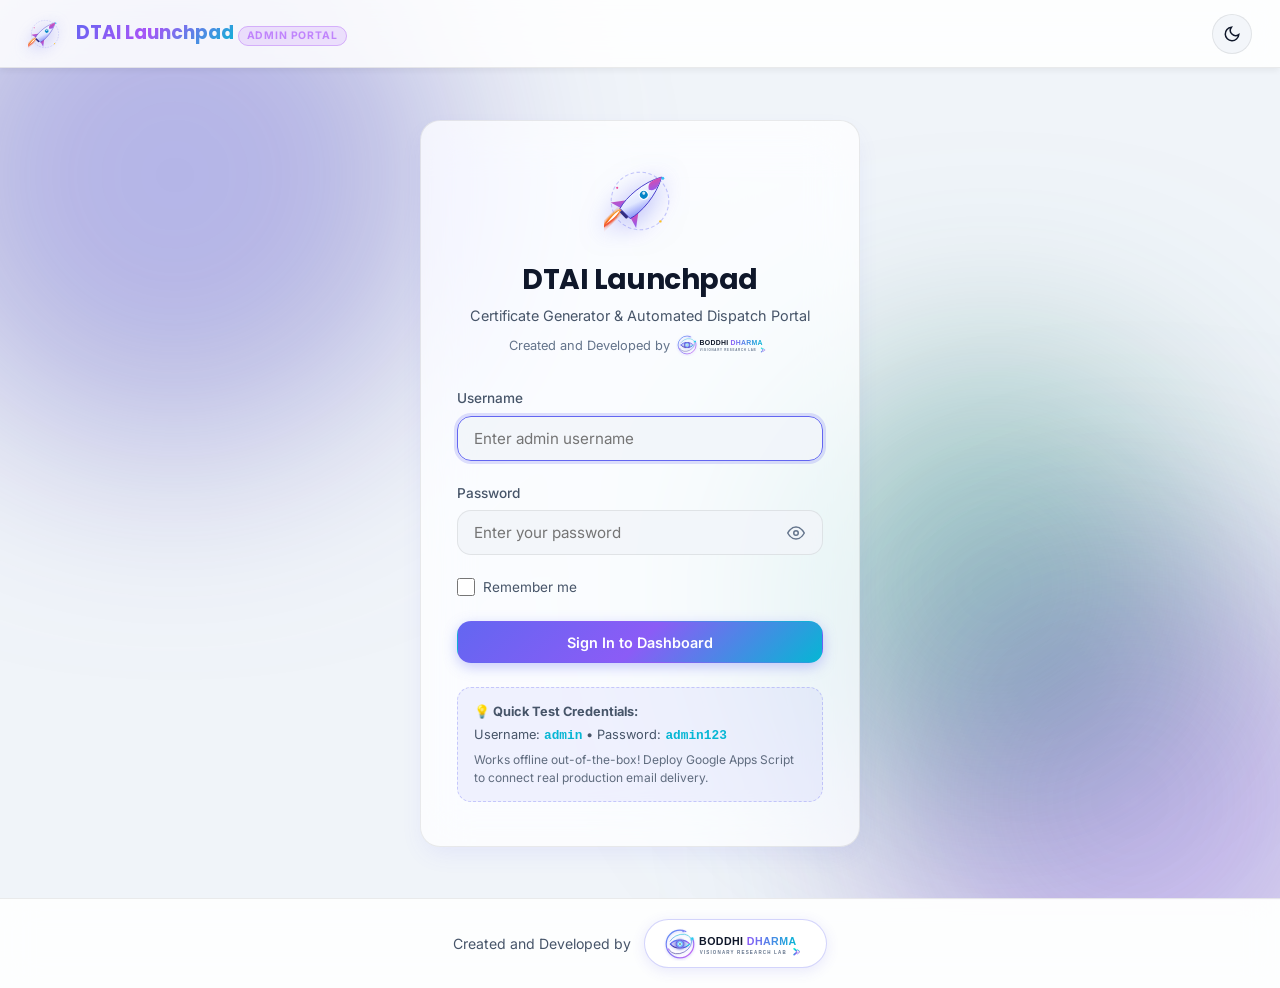
<file: index.html>
<!DOCTYPE html>
<html lang="en" data-theme="dark">
<head>
  <meta charset="UTF-8">
  <meta name="viewport" content="width=device-width, initial-scale=1.0, viewport-fit=cover">
  <meta name="description" content="DTAI Launchpad Executive Certificate Portal: Issue, preview, and dispatch verified bilingual digital certificates.">
  <title>DTAI Launchpad — Admin Authentication</title>
  
  <!-- Favicon -->
  <link rel="icon" type="image/svg+xml" href="assets/rocket.svg">

  <!-- Stylesheet -->
  <link rel="stylesheet" href="css/styles.css?v=2.1">
</head>
<body class="auth-page">
  <!-- Dynamic Background Gradient Blobs -->
  <div class="blob-container" aria-hidden="true">
    <div class="blob blob-1"></div>
    <div class="blob blob-2"></div>
    <div class="blob blob-3"></div>
  </div>

  <div class="app-container">
    <!-- Top Minimal Navbar -->
    <header class="navbar" role="banner">
      <a href="index.html" class="brand-wrapper" aria-label="DTAI Launchpad Homepage">
        <img src="assets/rocket.svg" alt="Rocket Icon" class="brand-rocket-icon" width="34" height="34">
        <div>
          <span class="portal-title-text">DTAI Launchpad</span>
          <span class="launchpad-badge">Admin Portal</span>
        </div>
      </a>

      <div class="nav-actions">
        <button id="themeToggleBtn" class="theme-toggle-btn" aria-label="Toggle dark/light theme" title="Toggle Theme">
          <svg width="18" height="18" viewBox="0 0 24 24" fill="none" stroke="currentColor" stroke-width="2"><circle cx="12" cy="12" r="5"/><path d="M12 1v2M12 21v2M4.22 4.22l1.42 1.42M18.36 18.36l1.42 1.42M1 12h2M21 12h2M4.22 19.78l1.42-1.42M18.36 5.64l1.42-1.42"/></svg>
        </button>
      </div>
    </header>

    <!-- Main Auth View -->
    <main class="auth-wrapper" role="main">
      <div class="glass-card glass-card-shine auth-card">
        <div class="auth-header">
          <img src="assets/rocket.svg" alt="Rocket Icon" class="logo-large" style="width: 72px; height: 72px;">
          <h1 style="font-size: 1.75rem; margin-bottom: 0.25rem;">DTAI Launchpad</h1>
          <p style="margin-bottom: 0.5rem;">Certificate Generator & Automated Dispatch Portal</p>
          <div style="display: flex; align-items: center; justify-content: center; gap: 0.4rem; font-size: 0.8rem; color: var(--text-muted);">
            <span>Created and Developed by</span>
            <img src="assets/bodhidharma-logo.svg?v=future" alt="Bodhidharma Lab" style="height: 22px; vertical-align: middle;">
          </div>
        </div>

        <form id="loginForm" autocomplete="on" novalidate>
          <!-- Username Input -->
          <div class="form-group">
            <label for="usernameInput" class="form-label">Username</label>
            <div class="input-container">
              <input 
                type="text" 
                id="usernameInput" 
                name="username" 
                class="form-input" 
                placeholder="Enter admin username"
                required
                autocomplete="username"
                autofocus
              >
            </div>
          </div>

          <!-- Password Input -->
          <div class="form-group">
            <label for="passwordInput" class="form-label">Password</label>
            <div class="input-container">
              <input 
                type="password" 
                id="passwordInput" 
                name="password" 
                class="form-input form-input-icon" 
                placeholder="Enter your password"
                required
                autocomplete="current-password"
              >
              <button 
                type="button" 
                id="togglePasswordBtn" 
                class="input-toggle-icon" 
                aria-label="Show or hide password"
                tabindex="-1"
              >
                <!-- Eye Icon -->
                <svg id="eyeIconOpen" width="18" height="18" viewBox="0 0 24 24" fill="none" stroke="currentColor" stroke-width="2"><path d="M1 12s4-8 11-8 11 8 11 8-4 8-11 8-11-8-11-8z"/><circle cx="12" cy="12" r="3"/></svg>
                <!-- Eye Slash Icon (hidden by default) -->
                <svg id="eyeIconClosed" class="hidden" width="18" height="18" viewBox="0 0 24 24" fill="none" stroke="currentColor" stroke-width="2"><path d="M17.94 17.94A10.07 10.07 0 0 1 12 20c-7 0-11-8-11-8a18.45 18.45 0 0 1 5.06-5.94M9.9 4.24A9.12 9.12 0 0 1 12 4c7 0 11 8 11 8a18.5 18.5 0 0 1-2.16 3.19m-6.72-1.07a3 3 0 1 1-4.24-4.24"/><line x1="1" y1="1" x2="23" y2="23"/></svg>
              </button>
            </div>
          </div>

          <!-- Remember Me & Forgot Password -->
          <div class="form-row-remember">
            <label class="checkbox-label" for="rememberMeCheckbox">
              <input type="checkbox" id="rememberMeCheckbox" class="checkbox-custom">
              <span>Remember me</span>
            </label>
          </div>

          <!-- Submit Button -->
          <button type="submit" id="submitLoginBtn" class="btn btn-primary" style="width: 100%;">
            <span id="loginBtnText">Sign In to Dashboard</span>
          </button>
        </form>

        <!-- Offline/Demo Notice -->
        <div class="demo-credentials-box">
          <p style="margin-bottom: 4px;"><strong>💡 Quick Test Credentials:</strong></p>
          <p>Username: <code>admin</code> &bull; Password: <code>admin123</code></p>
          <p style="margin-top: 6px; font-size: 0.75rem; opacity: 0.85;">
            Works offline out-of-the-box! Deploy Google Apps Script to connect real production email delivery.
          </p>
        </div>
      </div>
    </main>

    <!-- Bodhidharma Lab Visionary Attribution Footer -->
    <footer class="bodhidharma-footer-attribution" role="contentinfo">
      <span>Created and Developed by</span>
      <a href="https://boddhidharma.co.in" target="_blank" rel="noopener noreferrer" class="bodhidharma-footer-badge" title="Boddhidharma Lab - boddhidharma.co.in">
        <img src="assets/bodhidharma-logo.svg?v=future" alt="Boddhidharma Lab Logo" class="bodhidharma-logo-img">
      </a>
    </footer>

    <!-- Global Toast Container -->
    <div id="toastContainer" class="toast-container" aria-live="polite"></div>
  </div>

  <!-- Application Scripts -->
  <script src="js/config.js"></script>
  <script src="js/ui.js"></script>
  <script src="js/auth.js"></script>

  <script>
    // Login Page Logic
    document.addEventListener("DOMContentLoaded", () => {
      // Guard: If already authenticated, redirect immediately
      Auth.guardRoute("login");

      const loginForm = document.getElementById("loginForm");
      const usernameInput = document.getElementById("usernameInput");
      const passwordInput = document.getElementById("passwordInput");
      const rememberCheckbox = document.getElementById("rememberMeCheckbox");
      const togglePasswordBtn = document.getElementById("togglePasswordBtn");
      const eyeIconOpen = document.getElementById("eyeIconOpen");
      const eyeIconClosed = document.getElementById("eyeIconClosed");
      const submitBtn = document.getElementById("submitLoginBtn");
      const btnText = document.getElementById("loginBtnText");

      // Password visibility toggle
      togglePasswordBtn.addEventListener("click", () => {
        const isPassword = passwordInput.type === "password";
        passwordInput.type = isPassword ? "text" : "password";
        eyeIconOpen.classList.toggle("hidden", isPassword);
        eyeIconClosed.classList.toggle("hidden", !isPassword);
      });

      // Handle Form Submit
      loginForm.addEventListener("submit", async (e) => {
        e.preventDefault();

        const username = usernameInput.value.trim();
        const password = passwordInput.value;
        const rememberMe = rememberCheckbox.checked;

        if (!username || !password) {
          UI.showToast("Missing Fields", "Please provide both username and password.", "warning");
          return;
        }

        // Set Loading State
        submitBtn.disabled = true;
        btnText.innerHTML = `<span class="spinner"></span> Authenticating...`;

        try {
          const res = await Auth.login(username, password, rememberMe);
          if (res.success) {
            UI.showToast("Login Successful", res.isDemo ? "Signed in with Demo credentials." : "Redirecting to your dashboard...", "success");
            setTimeout(() => {
              window.location.href = "dashboard.html";
            }, 600);
          }
        } catch (err) {
          UI.showToast("Sign In Failed", err.message, "error");
          submitBtn.disabled = false;
          btnText.textContent = "Sign In to Dashboard";
        }
      });
    });
  </script>
</body>
</html>
</file>
<file: css/styles.css>
/* ==========================================================================
   Certificate Generator Portal - Modern Glassmorphic Design System
   ========================================================================== */

@import url('https://fonts.googleapis.com/css2?family=Cinzel:wght@500;600;700;800&family=Great+Vibes&family=Inter:wght@300;400;500;600;700&family=Noto+Sans+Devanagari:wght@400;500;600;700;800&family=Playfair+Display:ital,wght@0,600;0,700;1,400;1,600&family=Poppins:wght@400;500;600;700&display=swap');

:root {
  /* Dark Theme Palette (Default) */
  --bg-base: #0a0d18;
  --bg-surface: rgba(18, 24, 43, 0.75);
  --bg-card: rgba(22, 30, 56, 0.65);
  --bg-card-hover: rgba(28, 38, 70, 0.8);
  --bg-input: rgba(14, 20, 36, 0.7);
  --bg-table-stripe: rgba(255, 255, 255, 0.02);
  
  --border-glass: rgba(255, 255, 255, 0.1);
  --border-glass-focus: rgba(99, 102, 241, 0.6);
  --border-glass-hover: rgba(255, 255, 255, 0.2);

  --text-primary: #f8fafc;
  --text-secondary: #94a3b8;
  --text-muted: #64748b;
  --text-inverse: #0f172a;

  --accent-primary: #6366f1;
  --accent-secondary: #8b5cf6;
  --accent-cyan: #06b6d4;
  --accent-teal: #14b8a6;
  --accent-gold: #f59e0b;
  --accent-gold-light: #fef3c7;
  --accent-gold-dark: #b45309;

  --gradient-primary: linear-gradient(135deg, #6366f1 0%, #8b5cf6 50%, #06b6d4 100%);
  --gradient-gold: linear-gradient(135deg, #f59e0b 0%, #fbbf24 50%, #d97706 100%);
  --gradient-glow: linear-gradient(135deg, rgba(99, 102, 241, 0.25) 0%, rgba(139, 92, 246, 0.25) 100%);

  --status-success: #10b981;
  --status-success-bg: rgba(16, 185, 129, 0.15);
  --status-danger: #ef4444;
  --status-danger-bg: rgba(239, 68, 68, 0.15);
  --status-warning: #f59e0b;
  --status-warning-bg: rgba(245, 158, 11, 0.15);
  --status-info: #3b82f6;
  --status-info-bg: rgba(59, 130, 246, 0.15);

  --shadow-sm: 0 4px 6px -1px rgba(0, 0, 0, 0.2);
  --shadow-md: 0 10px 25px -5px rgba(0, 0, 0, 0.35);
  --shadow-lg: 0 20px 35px -10px rgba(0, 0, 0, 0.5);
  --shadow-glow: 0 0 30px rgba(99, 102, 241, 0.3);
  --shadow-gold: 0 0 25px rgba(245, 158, 11, 0.3);

  --radius-sm: 8px;
  --radius-md: 14px;
  --radius-lg: 20px;
  --radius-full: 9999px;

  --transition-fast: 0.15s cubic-bezier(0.4, 0, 0.2, 1);
  --transition-normal: 0.25s cubic-bezier(0.4, 0, 0.2, 1);
  --transition-slow: 0.4s cubic-bezier(0.4, 0, 0.2, 1);
}

/* Light Theme Variables */
[data-theme="light"] {
  --bg-base: #f0f4f9;
  --bg-surface: rgba(255, 255, 255, 0.85);
  --bg-card: rgba(255, 255, 255, 0.75);
  --bg-card-hover: rgba(255, 255, 255, 0.95);
  --bg-input: rgba(241, 245, 249, 0.85);
  --bg-table-stripe: rgba(0, 0, 0, 0.02);

  --border-glass: rgba(0, 0, 0, 0.08);
  --border-glass-focus: rgba(99, 102, 241, 0.7);
  --border-glass-hover: rgba(0, 0, 0, 0.15);

  --text-primary: #0f172a;
  --text-secondary: #475569;
  --text-muted: #64748b;
  --text-inverse: #f8fafc;

  --shadow-sm: 0 4px 6px -1px rgba(0, 0, 0, 0.05);
  --shadow-md: 0 10px 25px -5px rgba(99, 102, 241, 0.1);
  --shadow-lg: 0 20px 35px -10px rgba(99, 102, 241, 0.15);
  --shadow-glow: 0 0 25px rgba(99, 102, 241, 0.18);
}

/* Base Reset & Typography */
*, *::before, *::after {
  box-sizing: border-box;
  margin: 0;
  padding: 0;
}

html, body {
  min-height: 100vh;
  font-family: 'Inter', -apple-system, BlinkMacSystemFont, "Segoe UI", Roboto, sans-serif;
  color: var(--text-primary);
  background-color: var(--bg-base);
  line-height: 1.5;
  -webkit-font-smoothing: antialiased;
  -moz-osx-font-smoothing: grayscale;
  overflow-x: hidden;
}

/* ==========================================================================
   Background Animated Blobs (Deep Indigo -> Violet -> Teal)
   ========================================================================== */
.blob-container {
  position: fixed;
  top: 0;
  left: 0;
  width: 100vw;
  height: 100vh;
  pointer-events: none;
  z-index: 0;
  overflow: hidden;
}

.blob {
  position: absolute;
  border-radius: 50%;
  filter: blur(90px);
  opacity: 0.45;
  mix-blend-mode: screen;
  will-change: transform;
}

[data-theme="light"] .blob {
  mix-blend-mode: multiply;
  opacity: 0.35;
  filter: blur(100px);
}

.blob-1 {
  width: 550px;
  height: 550px;
  background: radial-gradient(circle, #4f46e5 0%, #312e81 100%);
  top: -100px;
  left: -100px;
  animation: floatBlob1 24s ease-in-out infinite alternate;
}

.blob-2 {
  width: 500px;
  height: 500px;
  background: radial-gradient(circle, #8b5cf6 0%, #4c1d95 100%);
  bottom: -150px;
  right: -100px;
  animation: floatBlob2 28s ease-in-out infinite alternate;
}

.blob-3 {
  width: 450px;
  height: 450px;
  background: radial-gradient(circle, #0d9488 0%, #064e3b 100%);
  top: 40%;
  left: 60%;
  animation: floatBlob3 32s ease-in-out infinite alternate;
}

@keyframes floatBlob1 {
  0% { transform: translate(0, 0) scale(1); }
  50% { transform: translate(120px, 140px) scale(1.15); }
  100% { transform: translate(60px, -60px) scale(0.95); }
}

@keyframes floatBlob2 {
  0% { transform: translate(0, 0) scale(1); }
  50% { transform: translate(-140px, -100px) scale(1.2); }
  100% { transform: translate(-80px, 80px) scale(0.9); }
}

@keyframes floatBlob3 {
  0% { transform: translate(0, 0) scale(1); }
  50% { transform: translate(-100px, 100px) scale(0.85); }
  100% { transform: translate(100px, -80px) scale(1.1); }
}

/* App Wrapper */
.app-container {
  position: relative;
  z-index: 1;
  min-height: 100vh;
  display: flex;
  flex-direction: column;
}

/* ==========================================================================
   Navigation Bar & Header
   ========================================================================== */
.navbar {
  position: sticky;
  top: 0;
  z-index: 50;
  backdrop-filter: blur(20px);
  -webkit-backdrop-filter: blur(20px);
  background: var(--bg-surface);
  border-bottom: 1px solid var(--border-glass);
  padding: 0.85rem 1.75rem;
  display: flex;
  align-items: center;
  justify-content: space-between;
  box-shadow: var(--shadow-sm);
}

.brand-wrapper {
  display: flex;
  align-items: center;
  gap: 0.85rem;
  text-decoration: none;
  color: var(--text-primary);
}

.brand-logo {
  width: 38px;
  height: 38px;
  filter: drop-shadow(0 2px 6px rgba(99, 102, 241, 0.4));
  transition: transform var(--transition-normal);
}

.brand-wrapper:hover .brand-logo {
  transform: rotate(-6deg) scale(1.05);
}

.brand-title {
  font-family: 'Poppins', sans-serif;
  font-weight: 700;
  font-size: 1.15rem;
  letter-spacing: -0.01em;
  background: var(--gradient-primary);
  -webkit-background-clip: text;
  -webkit-text-fill-color: transparent;
}

.brand-badge {
  font-size: 0.65rem;
  font-weight: 600;
  padding: 0.15rem 0.5rem;
  border-radius: var(--radius-full);
  background: var(--status-info-bg);
  color: var(--accent-cyan);
  border: 1px solid rgba(6, 182, 212, 0.3);
  text-transform: uppercase;
  letter-spacing: 0.05em;
}

.nav-actions {
  display: flex;
  align-items: center;
  gap: 1rem;
}

.theme-toggle-btn {
  background: var(--bg-input);
  border: 1px solid var(--border-glass);
  color: var(--text-primary);
  width: 40px;
  height: 40px;
  border-radius: 50%;
  display: flex;
  align-items: center;
  justify-content: center;
  cursor: pointer;
  transition: all var(--transition-fast);
}

.theme-toggle-btn:hover {
  border-color: var(--accent-primary);
  transform: scale(1.05);
  box-shadow: var(--shadow-glow);
}

.user-profile-badge {
  display: flex;
  align-items: center;
  gap: 0.65rem;
  padding: 0.35rem 0.85rem 0.35rem 0.45rem;
  border-radius: var(--radius-full);
  background: var(--bg-card);
  border: 1px solid var(--border-glass);
}

.avatar-circle {
  width: 30px;
  height: 30px;
  border-radius: 50%;
  background: var(--gradient-primary);
  display: flex;
  align-items: center;
  justify-content: center;
  color: #fff;
  font-weight: 600;
  font-size: 0.8rem;
  box-shadow: 0 2px 6px rgba(99, 102, 241, 0.4);
}

.user-name {
  font-size: 0.85rem;
  font-weight: 500;
  color: var(--text-primary);
}

/* ==========================================================================
   Buttons & Interactive Elements
   ========================================================================== */
.btn {
  display: inline-flex;
  align-items: center;
  justify-content: center;
  gap: 0.5rem;
  font-family: 'Inter', sans-serif;
  font-size: 0.9rem;
  font-weight: 600;
  padding: 0.65rem 1.3rem;
  border-radius: var(--radius-md);
  border: 1px solid transparent;
  cursor: pointer;
  transition: all var(--transition-normal);
  text-decoration: none;
  position: relative;
  overflow: hidden;
  user-select: none;
}

.btn-primary {
  background: var(--gradient-primary);
  color: #ffffff;
  box-shadow: 0 4px 14px rgba(99, 102, 241, 0.35);
}

.btn-primary:hover:not(:disabled) {
  transform: translateY(-2px);
  box-shadow: 0 8px 22px rgba(99, 102, 241, 0.5);
}

.btn-secondary {
  background: var(--bg-card);
  color: var(--text-primary);
  border-color: var(--border-glass);
  backdrop-filter: blur(10px);
}

.btn-secondary:hover:not(:disabled) {
  background: var(--bg-card-hover);
  border-color: var(--border-glass-hover);
  transform: translateY(-1px);
}

.btn-outline-danger {
  background: transparent;
  color: var(--status-danger);
  border-color: rgba(239, 68, 68, 0.3);
}

.btn-outline-danger:hover:not(:disabled) {
  background: var(--status-danger-bg);
  border-color: var(--status-danger);
}

.btn-gold {
  background: var(--gradient-gold);
  color: #000;
  font-weight: 700;
  box-shadow: 0 4px 15px rgba(245, 158, 11, 0.35);
}

.btn-gold:hover:not(:disabled) {
  transform: translateY(-2px);
  box-shadow: 0 8px 24px rgba(245, 158, 11, 0.5);
}

.btn:disabled {
  opacity: 0.55;
  cursor: not-allowed;
  transform: none !important;
  box-shadow: none !important;
}

.btn-sm {
  padding: 0.4rem 0.85rem;
  font-size: 0.8rem;
  border-radius: var(--radius-sm);
}

.btn-icon {
  width: 36px;
  height: 36px;
  padding: 0;
  border-radius: var(--radius-sm);
}

/* Spinner for buttons */
.spinner {
  width: 16px;
  height: 16px;
  border: 2px solid rgba(255, 255, 255, 0.3);
  border-top-color: #ffffff;
  border-radius: 50%;
  animation: spin 0.8s linear infinite;
}

@keyframes spin {
  to { transform: rotate(360deg); }
}

/* ==========================================================================
   Glassmorphic Cards & Containers
   ========================================================================== */
.glass-card {
  background: var(--bg-card);
  backdrop-filter: blur(24px) saturate(180%);
  -webkit-backdrop-filter: blur(24px) saturate(180%);
  border: 1px solid var(--border-glass);
  border-radius: var(--radius-lg);
  box-shadow: var(--shadow-md);
  transition: border-color var(--transition-fast), box-shadow var(--transition-fast);
  position: relative;
}

.glass-card-shine::before {
  content: '';
  position: absolute;
  top: 0;
  left: 0;
  right: 0;
  height: 1px;
  background: linear-gradient(90deg, transparent, rgba(255, 255, 255, 0.2), transparent);
  border-radius: var(--radius-lg) var(--radius-lg) 0 0;
}

/* ==========================================================================
   Authentication / Login View
   ========================================================================== */
.auth-wrapper {
  display: flex;
  align-items: center;
  justify-content: center;
  min-height: calc(100vh - 70px);
  padding: 2rem 1.5rem;
}

.auth-card {
  width: 100%;
  max-width: 440px;
  padding: 2.75rem 2.25rem;
  border-radius: var(--radius-lg);
}

.auth-header {
  text-align: center;
  margin-bottom: 2rem;
}

.auth-header .logo-large {
  width: 68px;
  height: 68px;
  margin-bottom: 1rem;
  filter: drop-shadow(0 4px 12px rgba(99, 102, 241, 0.5));
  animation: pulseGlow 4s ease-in-out infinite alternate;
}

@keyframes pulseGlow {
  0% { transform: scale(1); filter: drop-shadow(0 4px 12px rgba(99, 102, 241, 0.4)); }
  100% { transform: scale(1.04); filter: drop-shadow(0 6px 18px rgba(139, 92, 246, 0.6)); }
}

.auth-header h1 {
  font-family: 'Poppins', sans-serif;
  font-size: 1.65rem;
  font-weight: 700;
  margin-bottom: 0.4rem;
  letter-spacing: -0.02em;
}

.auth-header p {
  color: var(--text-secondary);
  font-size: 0.9rem;
}

.form-group {
  margin-bottom: 1.35rem;
}

.form-label {
  display: block;
  font-size: 0.85rem;
  font-weight: 500;
  color: var(--text-secondary);
  margin-bottom: 0.45rem;
}

.input-container {
  position: relative;
  display: flex;
  align-items: center;
}

.form-input {
  width: 100%;
  background: var(--bg-input);
  border: 1px solid var(--border-glass);
  color: var(--text-primary);
  font-family: inherit;
  font-size: 0.95rem;
  padding: 0.75rem 1rem;
  border-radius: var(--radius-md);
  outline: none;
  transition: all var(--transition-fast);
}

.form-input:focus {
  border-color: var(--accent-primary);
  box-shadow: 0 0 0 3px rgba(99, 102, 241, 0.2);
}

.form-input-icon {
  padding-right: 2.75rem;
}

.input-toggle-icon {
  position: absolute;
  right: 0.85rem;
  color: var(--text-muted);
  cursor: pointer;
  background: transparent;
  border: none;
  display: flex;
  align-items: center;
  justify-content: center;
  padding: 0.25rem;
  transition: color var(--transition-fast);
}

.input-toggle-icon:hover {
  color: var(--text-primary);
}

.form-row-remember {
  display: flex;
  align-items: center;
  justify-content: space-between;
  margin-bottom: 1.5rem;
  font-size: 0.85rem;
}

.checkbox-label {
  display: flex;
  align-items: center;
  gap: 0.5rem;
  color: var(--text-secondary);
  cursor: pointer;
  user-select: none;
}

.checkbox-custom {
  width: 18px;
  height: 18px;
  accent-color: var(--accent-primary);
  cursor: pointer;
}

.demo-credentials-box {
  margin-top: 1.5rem;
  padding: 0.85rem 1rem;
  border-radius: var(--radius-md);
  background: rgba(99, 102, 241, 0.08);
  border: 1px dashed rgba(99, 102, 241, 0.3);
  font-size: 0.8rem;
  color: var(--text-secondary);
}

.demo-credentials-box code {
  color: var(--accent-cyan);
  font-weight: 600;
  font-family: monospace;
}

/* ==========================================================================
   Dashboard View & Multi-step Stepper
   ========================================================================== */
.main-content {
  flex: 1;
  max-width: 1280px;
  margin: 0 auto;
  width: 100%;
  padding: 2rem 1.5rem 4rem;
}

/* Stepper Component */
.stepper-nav {
  display: flex;
  align-items: center;
  justify-content: space-between;
  margin-bottom: 2.5rem;
  position: relative;
}

.stepper-progress-bg {
  position: absolute;
  top: 24px;
  left: 60px;
  right: 60px;
  height: 3px;
  background: var(--border-glass);
  z-index: 1;
}

.stepper-progress-fill {
  height: 100%;
  background: var(--gradient-primary);
  width: 0%;
  transition: width 0.4s cubic-bezier(0.4, 0, 0.2, 1);
  box-shadow: 0 0 10px rgba(99, 102, 241, 0.5);
}

.step-item {
  position: relative;
  z-index: 2;
  display: flex;
  flex-direction: column;
  align-items: center;
  cursor: pointer;
  background: transparent;
  border: none;
  padding: 0;
  min-width: 120px;
}

.step-circle {
  width: 48px;
  height: 48px;
  border-radius: 50%;
  background: var(--bg-card);
  border: 2px solid var(--border-glass);
  color: var(--text-muted);
  display: flex;
  align-items: center;
  justify-content: center;
  font-weight: 700;
  font-size: 1rem;
  margin-bottom: 0.5rem;
  transition: all var(--transition-normal);
  backdrop-filter: blur(10px);
}

.step-item.active .step-circle {
  background: var(--gradient-primary);
  border-color: transparent;
  color: #fff;
  box-shadow: 0 0 20px rgba(99, 102, 241, 0.5);
  transform: scale(1.1);
}

.step-item.completed .step-circle {
  background: var(--status-success);
  border-color: transparent;
  color: #fff;
  box-shadow: 0 0 15px rgba(16, 185, 129, 0.4);
}

.step-label {
  font-size: 0.85rem;
  font-weight: 600;
  color: var(--text-muted);
  transition: color var(--transition-fast);
}

.step-item.active .step-label {
  color: var(--text-primary);
}

.step-item.completed .step-label {
  color: var(--status-success);
}

/* Step Views Animation */
.step-content {
  display: none;
  animation: fadeInView 0.35s ease-out forwards;
}

.step-content.active {
  display: block;
}

@keyframes fadeInView {
  from {
    opacity: 0;
    transform: translateY(12px);
  }
  to {
    opacity: 1;
    transform: translateY(0);
  }
}

/* ==========================================================================
   Step 1: Excel Upload & Drag-and-Drop
   ========================================================================== */
.upload-grid {
  display: grid;
  grid-template-columns: 1fr;
  gap: 1.5rem;
}

.dropzone-container {
  border: 2px dashed var(--border-glass);
  border-radius: var(--radius-lg);
  padding: 3.5rem 2rem;
  text-align: center;
  background: rgba(22, 30, 56, 0.35);
  transition: all var(--transition-normal);
  cursor: pointer;
  position: relative;
  overflow: hidden;
}

.dropzone-container:hover,
.dropzone-container.drag-over {
  border-color: var(--accent-primary);
  background: rgba(99, 102, 241, 0.08);
  box-shadow: inset 0 0 30px rgba(99, 102, 241, 0.15);
  transform: scale(1.005);
}

.dropzone-icon {
  width: 64px;
  height: 64px;
  color: var(--accent-primary);
  margin-bottom: 1.25rem;
  filter: drop-shadow(0 4px 10px rgba(99, 102, 241, 0.4));
  transition: transform var(--transition-normal);
}

.dropzone-container:hover .dropzone-icon {
  transform: translateY(-4px);
}

.dropzone-title {
  font-family: 'Poppins', sans-serif;
  font-size: 1.35rem;
  font-weight: 600;
  margin-bottom: 0.5rem;
}

.dropzone-sub {
  color: var(--text-secondary);
  font-size: 0.9rem;
  margin-bottom: 1.5rem;
}

.chip-container {
  display: flex;
  align-items: center;
  justify-content: center;
  gap: 0.5rem;
  margin-top: 1rem;
}

.format-chip {
  font-size: 0.75rem;
  font-weight: 600;
  padding: 0.25rem 0.65rem;
  border-radius: var(--radius-full);
  background: var(--bg-card);
  border: 1px solid var(--border-glass);
  color: var(--accent-cyan);
}

/* Upload Top Controls */
.upload-actions-bar {
  display: flex;
  align-items: center;
  justify-content: space-between;
  flex-wrap: wrap;
  gap: 1rem;
  margin-bottom: 1.5rem;
}

.stats-card-group {
  display: flex;
  gap: 1rem;
  flex-wrap: wrap;
}

.mini-stat-card {
  padding: 0.75rem 1.25rem;
  border-radius: var(--radius-md);
  background: var(--bg-card);
  border: 1px solid var(--border-glass);
  display: flex;
  align-items: center;
  gap: 0.75rem;
}

.stat-icon {
  width: 32px;
  height: 32px;
  border-radius: var(--radius-sm);
  display: flex;
  align-items: center;
  justify-content: center;
}

.stat-value {
  font-size: 1.25rem;
  font-weight: 700;
  line-height: 1.1;
}

.stat-label {
  font-size: 0.75rem;
  color: var(--text-muted);
}

/* Data Table Container */
.table-responsive {
  width: 100%;
  overflow-x: auto;
  border-radius: var(--radius-md);
  border: 1px solid var(--border-glass);
}

.custom-table {
  width: 100%;
  border-collapse: collapse;
  text-align: left;
  font-size: 0.88rem;
}

.custom-table th {
  background: rgba(14, 20, 36, 0.9);
  padding: 0.85rem 1rem;
  font-weight: 600;
  color: var(--text-secondary);
  border-bottom: 1px solid var(--border-glass);
  white-space: nowrap;
}

[data-theme="light"] .custom-table th {
  background: rgba(241, 245, 249, 0.95);
}

.custom-table td {
  padding: 0.85rem 1rem;
  border-bottom: 1px solid var(--border-glass);
  color: var(--text-primary);
  vertical-align: middle;
}

.custom-table tr:hover td {
  background: var(--bg-card-hover);
}

.custom-table tr.row-invalid td {
  background: rgba(239, 68, 68, 0.04);
}

/* Badges */
.badge {
  display: inline-flex;
  align-items: center;
  gap: 0.35rem;
  font-size: 0.75rem;
  font-weight: 600;
  padding: 0.2rem 0.65rem;
  border-radius: var(--radius-full);
}

.badge-valid {
  background: var(--status-success-bg);
  color: var(--status-success);
  border: 1px solid rgba(16, 185, 129, 0.3);
}

.badge-invalid {
  background: var(--status-danger-bg);
  color: var(--status-danger);
  border: 1px solid rgba(239, 68, 68, 0.3);
}

.badge-duplicate {
  background: var(--status-warning-bg);
  color: var(--status-warning);
  border: 1px solid rgba(245, 158, 11, 0.3);
}

.badge-pending {
  background: rgba(148, 163, 184, 0.15);
  color: var(--text-secondary);
  border: 1px solid rgba(148, 163, 184, 0.25);
}

.badge-sending {
  background: var(--status-info-bg);
  color: var(--accent-cyan);
  border: 1px solid rgba(6, 182, 212, 0.3);
}

.badge-sent {
  background: var(--status-success-bg);
  color: var(--status-success);
  border: 1px solid rgba(16, 185, 129, 0.3);
}

.badge-failed {
  background: var(--status-danger-bg);
  color: var(--status-danger);
  border: 1px solid rgba(239, 68, 68, 0.3);
}

/* ==========================================================================
   Step 2: Certificate Live Preview & Customization
   ========================================================================== */
/* ==========================================================================
   Step 2: Candidate Roster Table & Live Certificate Inspector
   ========================================================================== */
.step2-top-bar {
  display: flex;
  align-items: center;
  justify-content: space-between;
  flex-wrap: wrap;
  gap: 1rem;
  padding: 1.25rem 1.5rem;
  margin-bottom: 1.25rem;
}

.step2-stats-group {
  display: flex;
  align-items: center;
  gap: 0.85rem;
  flex-wrap: wrap;
}

.step2-stat-pill {
  display: inline-flex;
  align-items: center;
  gap: 0.45rem;
  padding: 0.35rem 0.85rem;
  border-radius: var(--radius-full);
  font-size: 0.82rem;
  font-weight: 600;
  background: var(--bg-surface);
  border: 1px solid var(--border-glass);
}

.step2-toolbar {
  display: flex;
  align-items: center;
  gap: 0.75rem;
  flex-wrap: wrap;
}

.step2-view-tabs {
  display: inline-flex;
  background: var(--bg-surface);
  border: 1px solid var(--border-glass);
  border-radius: var(--radius-md);
  padding: 3px;
  gap: 3px;
}

.step2-view-tab {
  padding: 0.4rem 0.85rem;
  border-radius: var(--radius-sm);
  font-size: 0.8rem;
  font-weight: 600;
  color: var(--text-secondary);
  background: transparent;
  border: none;
  cursor: pointer;
  display: inline-flex;
  align-items: center;
  gap: 0.4rem;
  transition: all var(--transition-fast);
}

.step2-view-tab:hover {
  color: var(--text-primary);
}

.step2-view-tab.active {
  background: var(--accent-primary);
  color: #ffffff;
  box-shadow: 0 2px 8px rgba(99, 102, 241, 0.35);
}

/* Step 2 Table Card */
.step2-table-card {
  padding: 1.25rem 1.5rem;
  margin-bottom: 2rem;
}

.step2-table-header {
  display: flex;
  align-items: center;
  justify-content: space-between;
  gap: 1rem;
  margin-bottom: 1rem;
  flex-wrap: wrap;
}

.step2-search-input {
  max-width: 320px;
  width: 100%;
}

.step2-table {
  width: 100%;
  border-collapse: separate;
  border-spacing: 0;
}

.step2-table th {
  padding: 0.85rem 1rem;
  font-size: 0.78rem;
  font-weight: 700;
  text-transform: uppercase;
  letter-spacing: 0.05em;
  color: var(--text-muted);
  background: var(--bg-surface);
  border-bottom: 1px solid var(--border-glass);
  text-align: left;
}

.step2-table td {
  padding: 0.9rem 1rem;
  border-bottom: 1px solid var(--border-glass);
  vertical-align: middle;
  font-size: 0.88rem;
  transition: background 0.15s ease;
}

.step2-table tr:hover td {
  background: rgba(255, 255, 255, 0.02);
}

.step2-table tr.active-preview-row td {
  background: rgba(99, 102, 241, 0.1) !important;
  border-top: 1px solid rgba(99, 102, 241, 0.4);
  border-bottom: 1px solid rgba(99, 102, 241, 0.4);
}

.step2-table tr.active-preview-row td:first-child {
  border-left: 4px solid var(--accent-primary);
  border-top-left-radius: var(--radius-sm);
  border-bottom-left-radius: var(--radius-sm);
}

.step2-table tr.active-preview-row td:last-child {
  border-top-right-radius: var(--radius-sm);
  border-bottom-right-radius: var(--radius-sm);
}

/* Action Buttons inside Step 2 Table */
.btn-pdf-row {
  display: inline-flex;
  align-items: center;
  gap: 0.4rem;
  padding: 0.38rem 0.75rem;
  font-size: 0.78rem;
  font-weight: 700;
  color: #ef4444;
  background: rgba(239, 68, 68, 0.1);
  border: 1px solid rgba(239, 68, 68, 0.3);
  border-radius: var(--radius-md);
  cursor: pointer;
  transition: all var(--transition-fast);
  white-space: nowrap;
}

.btn-pdf-row:hover {
  background: #ef4444;
  color: #ffffff;
  box-shadow: 0 4px 12px rgba(239, 68, 68, 0.35);
  transform: translateY(-1px);
}

.btn-preview-row {
  display: inline-flex;
  align-items: center;
  gap: 0.4rem;
  padding: 0.38rem 0.75rem;
  font-size: 0.78rem;
  font-weight: 600;
  color: var(--accent-primary);
  background: rgba(99, 102, 241, 0.1);
  border: 1px solid rgba(99, 102, 241, 0.3);
  border-radius: var(--radius-md);
  cursor: pointer;
  transition: all var(--transition-fast);
  white-space: nowrap;
}

.btn-preview-row:hover {
  background: var(--accent-primary);
  color: #ffffff;
  box-shadow: 0 4px 12px rgba(99, 102, 241, 0.35);
  transform: translateY(-1px);
}

.btn-approve-row {
  display: inline-flex;
  align-items: center;
  gap: 0.4rem;
  padding: 0.38rem 0.75rem;
  font-size: 0.78rem;
  font-weight: 700;
  color: #10b981;
  background: rgba(16, 185, 129, 0.1);
  border: 1px solid rgba(16, 185, 129, 0.3);
  border-radius: var(--radius-md);
  cursor: pointer;
  transition: all var(--transition-fast);
  white-space: nowrap;
}

.btn-approve-row:hover {
  background: #10b981;
  color: #ffffff;
  box-shadow: 0 4px 12px rgba(16, 185, 129, 0.35);
}

.btn-approve-row.is-approved {
  background: rgba(16, 185, 129, 0.18);
  border-color: #10b981;
  color: #10b981;
}

.btn-revoke-row {
  display: inline-flex;
  align-items: center;
  gap: 0.4rem;
  padding: 0.38rem 0.75rem;
  font-size: 0.78rem;
  font-weight: 600;
  color: #f43f5e;
  background: rgba(244, 63, 94, 0.08);
  border: 1px solid rgba(244, 63, 94, 0.25);
  border-radius: var(--radius-md);
  cursor: pointer;
  transition: all var(--transition-fast);
}

.btn-revoke-row:hover {
  background: #f43f5e;
  color: #ffffff;
}

/* Certificate Inspector Stage */
.cert-inspector-card {
  padding: 1.5rem;
  margin-bottom: 2rem;
  display: flex;
  flex-direction: column;
  align-items: center;
}

.inspector-nav-bar {
  width: 100%;
  max-width: 900px;
  display: flex;
  align-items: center;
  justify-content: space-between;
  flex-wrap: wrap;
  gap: 1rem;
  margin-bottom: 1.25rem;
  padding-bottom: 1rem;
  border-bottom: 1px solid var(--border-glass);
}

.flash-pulse {
  animation: pulseGlow 0.8s ease-out;
}

@keyframes pulseGlow {
  0% { box-shadow: 0 0 0 0 rgba(99, 102, 241, 0.6); }
  50% { box-shadow: 0 0 25px 6px rgba(99, 102, 241, 0.35); }
  100% { box-shadow: none; }
}

/* All Certificates Multi-Gallery View */
.certs-gallery-container {
  display: flex;
  flex-direction: column;
  gap: 2rem;
  width: 100%;
  align-items: center;
}

.gallery-cert-card {
  width: 100%;
  max-width: 940px;
  padding: 1.5rem;
  display: flex;
  flex-direction: column;
  align-items: center;
  gap: 1.25rem;
}

.gallery-card-header {
  width: 100%;
  display: flex;
  align-items: center;
  justify-content: space-between;
  flex-wrap: wrap;
  gap: 0.75rem;
  padding-bottom: 0.75rem;
  border-bottom: 1px solid var(--border-glass);
}

/* ==========================================================================
/* ==========================================================================
   Certificate Template (IIM Indore Official Landscape A4 Layout)
   ========================================================================== */
/* Certificate Scalable Viewport & Responsive Viewer Stage */
.cert-viewer-toolbar {
  display: flex;
  justify-content: space-between;
  align-items: center;
  flex-wrap: wrap;
  gap: 0.75rem;
  margin-bottom: 0.85rem;
  padding: 0.65rem 0.95rem;
  background: var(--bg-surface);
  border-radius: var(--radius-md);
  border: 1px solid var(--border-glass);
}

.cert-zoom-controls {
  display: inline-flex;
  align-items: center;
  gap: 0.4rem;
  flex-wrap: wrap;
}

.cert-zoom-btn {
  width: 36px;
  height: 36px;
  padding: 0;
  display: inline-flex;
  align-items: center;
  justify-content: center;
  border-radius: var(--radius-sm);
  font-weight: 700;
  cursor: pointer;
}

.cert-zoom-label {
  font-size: 0.82rem;
  font-weight: 700;
  min-width: 80px;
  text-align: center;
  color: var(--accent-primary);
  background: rgba(99, 102, 241, 0.1);
  padding: 0.35rem 0.6rem;
  border-radius: var(--radius-sm);
  border: 1px solid rgba(99, 102, 241, 0.2);
}

.cert-viewer-quick-actions {
  display: inline-flex;
  align-items: center;
  gap: 0.5rem;
  flex-wrap: wrap;
}

/* The Responsive Scrollable Viewport Stage */
.cert-viewport-stage {
  width: 100%;
  max-width: 100%;
  overflow-x: auto;
  overflow-y: hidden;
  -webkit-overflow-scrolling: touch;
  display: flex;
  justify-content: center;
  align-items: flex-start;
  padding: 1.25rem 0.5rem;
  box-sizing: border-box;
  touch-action: pan-x pan-y pinch-zoom;
  background: rgba(15, 23, 42, 0.45);
  border-radius: var(--radius-md);
  border: 1px solid var(--border-glass);
  min-height: 260px;
}

/* Scaler container for mathematical aspect ratio preservation */
.cert-scaler-outer {
  position: relative;
  flex-shrink: 0;
  margin: 0 auto;
  transition: width 0.12s ease, height 0.12s ease;
}

.cert-scaler-inner {
  position: absolute;
  top: 0;
  left: 0;
  width: 860px;
  height: 608px;
  transform-origin: top left;
  transition: transform 0.12s ease;
}

/* Fixed Canonical Printable Landscape Frame (860 x 608 = ISO A4 Ratio 1.414) */
.certificate-frame-wrap {
  width: 860px;
  height: 608px;
  max-width: none;
  min-width: 0;
  box-shadow: 0 25px 50px -12px rgba(0, 0, 0, 0.6), 0 0 0 1px rgba(255, 255, 255, 0.15);
  border-radius: 4px;
  overflow: hidden;
  background: #ffffff;
  flex-shrink: 0;
  margin: 0 auto;
}

/* Printable Certificate Canvas (Standard A4 Landscape) */
.certificate-canvas {
  width: 860px;
  height: 608px;
  aspect-ratio: 1.414 / 1;
  background: #ffffff;
  color: #1e293b;
  position: relative;
  box-sizing: border-box;
  padding: 30px 34px 26px;
  user-select: none;
  font-family: 'Inter', sans-serif;
  display: flex;
  flex-direction: column;
  justify-content: space-between;
  overflow: hidden;
  flex-shrink: 0;
}

/* Gallery Card Scaler */
.cert-gallery-stage {
  width: 100%;
  max-width: 100%;
  overflow-x: auto;
  overflow-y: hidden;
  -webkit-overflow-scrolling: touch;
  display: flex;
  justify-content: center;
  align-items: flex-start;
  padding: 0.85rem 0.25rem;
  box-sizing: border-box;
  background: rgba(15, 23, 42, 0.35);
  border-radius: var(--radius-md);
  margin-top: 0.75rem;
}

.cert-gallery-scaler-outer {
  position: relative;
  flex-shrink: 0;
  margin: 0 auto;
}

.cert-gallery-scaler-inner {
  position: absolute;
  top: 0;
  left: 0;
  width: 860px;
  height: 608px;
  transform-origin: top left;
}

.gallery-card-actions {
  display: flex;
  align-items: center;
  gap: 0.5rem;
  flex-wrap: wrap;
}

/* Table Row Action Buttons */
.btn-view-pdf-row {
  display: inline-flex;
  align-items: center;
  gap: 0.35rem;
  padding: 0.38rem 0.75rem;
  font-size: 0.8rem;
  font-weight: 600;
  border-radius: var(--radius-sm);
  background: rgba(6, 182, 212, 0.12);
  color: var(--accent-cyan);
  border: 1px solid rgba(6, 182, 212, 0.32);
  cursor: pointer;
  transition: all var(--transition-fast);
  white-space: nowrap;
}

.btn-view-pdf-row:hover {
  background: rgba(6, 182, 212, 0.22);
  border-color: var(--accent-cyan);
  transform: translateY(-1px);
}

.btn-pdf-row {
  display: inline-flex;
  align-items: center;
  gap: 0.35rem;
  padding: 0.38rem 0.75rem;
  font-size: 0.8rem;
  font-weight: 600;
  border-radius: var(--radius-sm);
  background: rgba(99, 102, 241, 0.12);
  color: var(--accent-primary);
  border: 1px solid rgba(99, 102, 241, 0.32);
  cursor: pointer;
  transition: all var(--transition-fast);
  white-space: nowrap;
}

.btn-pdf-row:hover {
  background: rgba(99, 102, 241, 0.22);
  border-color: var(--accent-primary);
  transform: translateY(-1px);
}

.btn-preview-row {
  display: inline-flex;
  align-items: center;
  gap: 0.35rem;
  padding: 0.38rem 0.75rem;
  font-size: 0.8rem;
  font-weight: 600;
  border-radius: var(--radius-sm);
  background: var(--bg-surface);
  color: var(--text-secondary);
  border: 1px solid var(--border-glass);
  cursor: pointer;
  transition: all var(--transition-fast);
  white-space: nowrap;
}

.btn-preview-row:hover {
  color: var(--text-primary);
  border-color: var(--border-focus);
  transform: translateY(-1px);
}

.btn-approve-row {
  display: inline-flex;
  align-items: center;
  gap: 0.35rem;
  padding: 0.38rem 0.85rem;
  font-size: 0.8rem;
  font-weight: 700;
  border-radius: var(--radius-full);
  background: rgba(148, 163, 184, 0.12);
  color: var(--text-secondary);
  border: 1px solid rgba(148, 163, 184, 0.3);
  cursor: pointer;
  transition: all var(--transition-fast);
  white-space: nowrap;
}

.btn-approve-row:hover {
  background: rgba(16, 185, 129, 0.15);
  color: #10b981;
  border-color: rgba(16, 185, 129, 0.4);
}

.btn-approve-row.is-approved {
  background: rgba(16, 185, 129, 0.18);
  color: #10b981;
  border-color: rgba(16, 185, 129, 0.4);
}

/* Dedicated Certificate PDF Viewer Modal Styles */
.pdf-modal-card {
  width: 95%;
  max-width: 960px;
  max-height: 94vh;
  display: flex;
  flex-direction: column;
  padding: 1.5rem;
  border-radius: var(--radius-lg);
  overflow: hidden;
  box-sizing: border-box;
}

.pdf-modal-header {
  display: flex;
  justify-content: space-between;
  align-items: flex-start;
  gap: 1rem;
  margin-bottom: 1rem;
  padding-bottom: 0.85rem;
  border-bottom: 1px solid var(--border-glass);
}

.pdf-modal-title {
  font-size: 1.25rem;
  font-weight: 700;
}

.pdf-modal-toolbar {
  display: flex;
  justify-content: space-between;
  align-items: center;
  flex-wrap: wrap;
  gap: 0.75rem;
  margin-bottom: 1rem;
  padding: 0.65rem 0.85rem;
  background: var(--bg-surface);
  border-radius: var(--radius-md);
  border: 1px solid var(--border-glass);
}

.pdf-modal-zoom-group,
.pdf-modal-actions-group {
  display: inline-flex;
  align-items: center;
  gap: 0.5rem;
  flex-wrap: wrap;
}

.pdf-modal-viewport {
  flex: 1;
  width: 100%;
  max-height: 68vh;
  overflow-x: auto;
  overflow-y: auto;
  -webkit-overflow-scrolling: touch;
  display: flex;
  justify-content: center;
  align-items: flex-start;
  padding: 1rem 0.5rem;
  background: rgba(15, 23, 42, 0.45);
  border-radius: var(--radius-md);
  border: 1px solid var(--border-glass);
  box-sizing: border-box;
  touch-action: pan-x pan-y pinch-zoom;
}

.modal-scaler-outer {
  position: relative;
  flex-shrink: 0;
  margin: 0 auto;
  transition: width 0.12s ease, height 0.12s ease;
}

.modal-scaler-inner {
  position: absolute;
  top: 0;
  left: 0;
  width: 860px;
  height: 608px;
  transform-origin: top left;
  transition: transform 0.12s ease;
}

/* Stepped Magenta Double Border (Matching IIM Indore Reference) */
.cert-iim-border-outer {
  position: absolute;
  top: 14px;
  left: 14px;
  right: 14px;
  bottom: 14px;
  border: 2px solid #db2777;
  pointer-events: none;
}

.cert-iim-border-inner {
  position: absolute;
  top: 18px;
  left: 18px;
  right: 18px;
  bottom: 18px;
  border: 1.5px solid #be185d;
  pointer-events: none;
}

/* Stepped Corner Brackets */
.cert-corner-step {
  position: absolute;
  width: 18px;
  height: 18px;
  pointer-events: none;
}

.cert-corner-step-tl { top: 12px; left: 12px; border-top: 3.5px solid #db2777; border-left: 3.5px solid #db2777; }
.cert-corner-step-tr { top: 12px; right: 12px; border-top: 3.5px solid #db2777; border-right: 3.5px solid #db2777; }
.cert-corner-step-bl { bottom: 12px; left: 12px; border-bottom: 3.5px solid #db2777; border-left: 3.5px solid #db2777; }
.cert-corner-step-br { bottom: 12px; right: 12px; border-bottom: 3.5px solid #db2777; border-right: 3.5px solid #db2777; }

/* Subtle Diagonal Watermark */
.cert-sample-watermark {
  position: absolute;
  top: 50%;
  left: 50%;
  transform: translate(-50%, -50%) rotate(-30deg);
  font-family: 'Inter', sans-serif;
  font-size: 7.5rem;
  font-weight: 900;
  color: rgba(148, 163, 184, 0.14);
  letter-spacing: 0.15em;
  pointer-events: none;
  z-index: 1;
  text-transform: uppercase;
}

/* Top Header Grid (Logo Left, Titles Center, Photo + QR Right) */
.cert-top-header {
  position: relative;
  z-index: 2;
  display: grid;
  grid-template-columns: 110px 1fr 100px;
  align-items: start;
  gap: 0.75rem;
  margin-top: 2px;
}

.cert-header-left {
  display: flex;
  flex-direction: column;
  align-items: center;
  text-align: center;
}

.cert-inst-logo {
  width: 60px;
  height: 60px;
  object-fit: contain;
}

.cert-header-center {
  text-align: center;
  padding-top: 4px;
}

.cert-title-hindi {
  font-family: 'Noto Sans Devanagari', sans-serif;
  font-size: 1.42rem;
  font-weight: 700;
  color: #0f172a;
  line-height: 1.25;
  margin-bottom: 2px;
}

.cert-title-english {
  font-family: 'Inter', 'Cinzel', serif;
  font-size: 1.08rem;
  font-weight: 800;
  letter-spacing: 0.08em;
  color: #1e293b;
  text-transform: uppercase;
  margin-bottom: 6px;
}

.cert-header-rule {
  width: 220px;
  height: 1.5px;
  background: #475569;
  margin: 0 auto;
}

.cert-header-right {
  display: flex;
  flex-direction: column;
  align-items: flex-end;
  gap: 5px;
}

/* Candidate Photo Frame */
.cert-photo-frame {
  width: 68px;
  height: 84px;
  border: 1.5px solid #0284c7;
  border-radius: 2px;
  background: #f8fafc;
  overflow: hidden;
  box-shadow: 0 1px 3px rgba(0, 0, 0, 0.1);
  display: flex;
  align-items: center;
  justify-content: center;
}

.cert-photo-img {
  width: 100%;
  height: 100%;
  object-fit: cover;
}

/* Scannable QR Code Frame */
.cert-qr-frame {
  width: 68px;
  height: 68px;
  border: 1px solid #cbd5e1;
  background: #ffffff;
  padding: 2px;
  box-shadow: 0 1px 3px rgba(0, 0, 0, 0.08);
  display: flex;
  align-items: center;
  justify-content: center;
}

.cert-qr-frame canvas,
.cert-qr-frame img {
  width: 100% !important;
  height: 100% !important;
  object-fit: contain;
}

/* ==========================================================================
   Bilingual Certificate Body Content
   ========================================================================== */
.cert-bilingual-body {
  position: relative;
  z-index: 2;
  text-align: center;
  margin: 10px 0;
  padding: 0 15px;
}

/* Hindi Section */
.cert-section-hindi {
  font-family: 'Noto Sans Devanagari', sans-serif;
  font-size: 0.86rem;
  line-height: 1.6;
  color: #1e293b;
  margin-bottom: 12px;
}

.cert-pname-hindi {
  font-size: 1.15rem;
  font-weight: 700;
  color: #0f172a;
  margin: 2px 0;
}

.cert-prog-hindi {
  font-size: 0.98rem;
  font-weight: 700;
  color: #0f172a;
  margin: 2px 0;
}

/* English Section */
.cert-section-english {
  font-family: 'Inter', sans-serif;
  font-size: 0.84rem;
  line-height: 1.55;
  color: #334155;
}

.cert-pname-english {
  font-family: 'Playfair Display', serif;
  font-size: 1.48rem;
  font-weight: 700;
  color: #0f172a;
  margin: 2px 0 3px;
  letter-spacing: 0.01em;
}

.cert-prog-english {
  font-family: 'Playfair Display', serif;
  font-size: 1.15rem;
  font-weight: 700;
  color: #0f172a;
  margin: 2px 0;
}

.cert-highlight {
  font-weight: 700;
  color: #0f172a;
}

/* ==========================================================================
   Three Institutional Signatures
   ========================================================================== */
.cert-signatures-grid {
  position: relative;
  z-index: 2;
  display: grid;
  grid-template-columns: repeat(3, 1fr);
  align-items: flex-end;
  text-align: center;
  padding: 0 10px;
  margin-bottom: 6px;
  gap: 1.5rem;
}

.cert-sig-item {
  display: flex;
  flex-direction: column;
  align-items: center;
}

.cert-sig-script {
  font-family: 'Great Vibes', cursive;
  font-size: 1.7rem;
  color: #1e3a8a;
  line-height: 1;
  min-height: 30px;
  display: flex;
  align-items: flex-end;
}

.cert-sig-divider {
  width: 140px;
  height: 1px;
  background: #64748b;
  margin: 3px 0 5px;
}

.cert-sig-hindi {
  font-family: 'Noto Sans Devanagari', sans-serif;
  font-size: 0.76rem;
  font-weight: 600;
  color: #1e293b;
  line-height: 1.25;
}

.cert-sig-english {
  font-family: 'Inter', sans-serif;
  font-size: 0.68rem;
  color: #475569;
  line-height: 1.25;
}

/* Bottom Reg / Credential Bar */
.cert-bottom-bar {
  position: relative;
  z-index: 2;
  display: flex;
  justify-content: space-between;
  font-size: 0.66rem;
  color: #64748b;
  padding: 0 10px;
  border-top: 1px dashed rgba(219, 39, 119, 0.25);
  padding-top: 3px;
}

/* ==========================================================================
   Admin Approval & Validation Control Panel
   ========================================================================== */
.admin-validation-card {
  padding: 1.15rem 1.4rem;
  border-radius: var(--radius-md);
  background: var(--bg-card);
  border: 1px solid var(--border-glass);
  margin-bottom: 1.25rem;
  display: flex;
  align-items: center;
  justify-content: space-between;
  flex-wrap: wrap;
  gap: 1rem;
}

.approval-badge-approved {
  background: rgba(16, 185, 129, 0.18);
  color: #10b981;
  border: 1px solid rgba(16, 185, 129, 0.35);
  font-weight: 700;
  padding: 0.35rem 0.85rem;
  border-radius: var(--radius-full);
  display: inline-flex;
  align-items: center;
  gap: 0.45rem;
  font-size: 0.85rem;
}

.approval-badge-pending {
  background: rgba(245, 158, 11, 0.18);
  color: #f59e0b;
  border: 1px solid rgba(245, 158, 11, 0.35);
  font-weight: 700;
  padding: 0.35rem 0.85rem;
  border-radius: var(--radius-full);
  display: inline-flex;
  align-items: center;
  gap: 0.45rem;
  font-size: 0.85rem;
}

.btn-approve {
  background: linear-gradient(135deg, #10b981 0%, #059669 100%);
  color: #ffffff;
  font-weight: 700;
  box-shadow: 0 4px 14px rgba(16, 185, 129, 0.35);
}

.btn-approve:hover:not(:disabled) {
  transform: translateY(-2px);
  box-shadow: 0 6px 20px rgba(16, 185, 129, 0.5);
}

/* ==========================================================================
   Step 3: Dispatch & Live Email Sending Queue
   ========================================================================== */
.dispatch-grid {
  display: grid;
  grid-template-columns: 1fr;
  gap: 1.5rem;
}

.quota-banner {
  padding: 1.15rem 1.5rem;
  border-radius: var(--radius-md);
  background: rgba(99, 102, 241, 0.1);
  border: 1px solid rgba(99, 102, 241, 0.25);
  display: flex;
  align-items: center;
  justify-content: space-between;
  flex-wrap: wrap;
  gap: 1rem;
}

.quota-info-text {
  display: flex;
  align-items: center;
  gap: 0.85rem;
}

.quota-badge {
  font-weight: 700;
  color: var(--accent-cyan);
  background: var(--bg-card);
  padding: 0.25rem 0.65rem;
  border-radius: var(--radius-sm);
  border: 1px solid var(--border-glass);
}

.progress-section {
  padding: 1.75rem;
  border-radius: var(--radius-lg);
}

.progress-header {
  display: flex;
  justify-content: space-between;
  align-items: center;
  margin-bottom: 0.85rem;
}

.progress-track {
  height: 12px;
  background: var(--bg-input);
  border-radius: var(--radius-full);
  overflow: hidden;
  border: 1px solid var(--border-glass);
  position: relative;
}

.progress-bar-fill {
  height: 100%;
  width: 0%;
  background: var(--gradient-primary);
  border-radius: var(--radius-full);
  transition: width 0.3s ease-out;
  box-shadow: 0 0 12px rgba(99, 102, 241, 0.6);
}

.dispatch-controls {
  display: flex;
  align-items: center;
  gap: 1rem;
  margin-top: 1.5rem;
  flex-wrap: wrap;
}

/* Summary Cards */
.summary-results-card {
  padding: 2rem;
  text-align: center;
  border-radius: var(--radius-lg);
  margin-top: 1.5rem;
}

.summary-counts {
  display: grid;
  grid-template-columns: repeat(auto-fit, minmax(130px, 1fr));
  gap: 1.25rem;
  margin: 1.5rem 0;
}

.summary-count-box {
  padding: 1.25rem 1rem;
  border-radius: var(--radius-md);
  background: var(--bg-input);
  border: 1px solid var(--border-glass);
}

.summary-num {
  font-size: 2rem;
  font-weight: 800;
  line-height: 1.1;
}

.summary-label {
  font-size: 0.8rem;
  color: var(--text-muted);
  margin-top: 0.35rem;
}

/* ==========================================================================
   Toast Notification System
   ========================================================================== */
.toast-container {
  position: fixed;
  bottom: 24px;
  right: 24px;
  z-index: 1000;
  display: flex;
  flex-direction: column;
  gap: 0.75rem;
  max-width: 380px;
  pointer-events: none;
}

.toast {
  pointer-events: auto;
  display: flex;
  align-items: flex-start;
  gap: 0.75rem;
  padding: 0.9rem 1.15rem;
  border-radius: var(--radius-md);
  background: var(--bg-surface);
  backdrop-filter: blur(20px);
  -webkit-backdrop-filter: blur(20px);
  border: 1px solid var(--border-glass);
  box-shadow: var(--shadow-lg);
  color: var(--text-primary);
  font-size: 0.88rem;
  animation: slideToastIn 0.3s cubic-bezier(0.16, 1, 0.3, 1) forwards;
  transition: transform 0.2s ease, opacity 0.2s ease;
}

.toast.toast-hiding {
  animation: slideToastOut 0.25s forwards;
}

@keyframes slideToastIn {
  from {
    opacity: 0;
    transform: translateY(20px) scale(0.95);
  }
  to {
    opacity: 1;
    transform: translateY(0) scale(1);
  }
}

@keyframes slideToastOut {
  from {
    opacity: 1;
    transform: translateY(0) scale(1);
  }
  to {
    opacity: 0;
    transform: translateY(15px) scale(0.95);
  }
}

.toast-icon {
  width: 20px;
  height: 20px;
  flex-shrink: 0;
  margin-top: 1px;
}

.toast-success .toast-icon { color: var(--status-success); }
.toast-error .toast-icon { color: var(--status-danger); }
.toast-warning .toast-icon { color: var(--status-warning); }
.toast-info .toast-icon { color: var(--status-info); }

.toast-body {
  flex: 1;
}

.toast-title {
  font-weight: 600;
  margin-bottom: 2px;
}

.toast-message {
  font-size: 0.82rem;
  color: var(--text-secondary);
}

.toast-close-btn {
  background: transparent;
  border: none;
  color: var(--text-muted);
  cursor: pointer;
  padding: 2px;
}

.toast-close-btn:hover {
  color: var(--text-primary);
}

/* ==========================================================================
   Utilities & Responsiveness
   ========================================================================== */
.hidden { display: none !important; }
.text-center { text-align: center; }
.text-muted { color: var(--text-muted); }
.text-success { color: var(--status-success); }
.text-danger { color: var(--status-danger); }
.text-warning { color: var(--status-warning); }
.text-cyan { color: var(--accent-cyan); }
.font-mono { font-family: monospace; }

@media (max-width: 768px) {
  .navbar {
    padding: 0.75rem 1rem;
  }
  .main-content {
    padding: 1.25rem 1rem 3rem;
  }
  .stepper-nav {
    flex-wrap: wrap;
    gap: 1rem;
    justify-content: center;
  }
  .stepper-progress-bg {
    display: none;
  }
  .step-item {
    min-width: 90px;
  }
  .upload-actions-bar {
    flex-direction: column;
    align-items: stretch;
  }
  .stats-card-group {
    justify-content: space-between;
  }
  .cert-recipient-name {
    font-size: 2.2rem;
  }
  .cert-title-text {
    font-size: 1.4rem;
  }
}

/* ==========================================================================
   DTAI Launchpad & ARK Lab (Adani-Style) Attribution Branding
   ========================================================================== */
.brand-rocket-icon {
  width: 34px;
  height: 34px;
  filter: drop-shadow(0 3px 8px rgba(99, 102, 241, 0.45));
  transition: transform 0.35s cubic-bezier(0.34, 1.56, 0.64, 1);
}

.brand-wrapper:hover .brand-rocket-icon {
  transform: translateY(-3px) scale(1.12) rotate(8deg);
}

.portal-title-text {
  font-family: 'Poppins', sans-serif;
  font-weight: 700;
  font-size: 1.18rem;
  background: linear-gradient(135deg, #6366f1 0%, #a855f7 45%, #06b6d4 100%);
  -webkit-background-clip: text;
  -webkit-text-fill-color: transparent;
  display: inline-flex;
  align-items: center;
  gap: 0.35rem;
}

.launchpad-badge {
  font-size: 0.65rem;
  font-weight: 700;
  padding: 0.15rem 0.5rem;
  border-radius: var(--radius-full);
  background: rgba(168, 85, 247, 0.15);
  color: #c084fc;
  border: 1px solid rgba(168, 85, 247, 0.35);
  text-transform: uppercase;
  letter-spacing: 0.08em;
}

/* Bodhidharma Lab Visionary Attribution Bar */
.bodhidharma-footer-attribution,
.ark-footer-attribution {
  margin-top: auto;
  padding: 1.25rem 1.75rem;
  background: var(--bg-surface);
  backdrop-filter: blur(18px);
  -webkit-backdrop-filter: blur(18px);
  border-top: 1px solid var(--border-glass);
  display: flex;
  align-items: center;
  justify-content: center;
  flex-wrap: wrap;
  gap: 0.85rem;
  font-size: 0.88rem;
  color: var(--text-secondary);
  z-index: 10;
}

.bodhidharma-footer-badge,
.ark-footer-badge {
  display: inline-flex;
  align-items: center;
  gap: 0.65rem;
  background: #ffffff;
  padding: 0.4rem 1.1rem;
  border-radius: var(--radius-full);
  border: 1px solid rgba(99, 102, 241, 0.28);
  box-shadow: 0 3px 14px rgba(79, 70, 229, 0.12);
  transition: all var(--transition-fast);
  text-decoration: none;
}

[data-theme="dark"] .bodhidharma-footer-badge,
[data-theme="dark"] .ark-footer-badge {
  background: #ffffff;
  border-color: rgba(168, 85, 247, 0.45);
  box-shadow: 0 4px 18px rgba(99, 102, 241, 0.35);
}

.bodhidharma-footer-badge:hover,
.ark-footer-badge:hover {
  transform: translateY(-2px);
  border-color: #8b5cf6;
  box-shadow: 0 6px 24px rgba(139, 92, 246, 0.38);
}

.bodhidharma-logo-img,
.ark-logo-img {
  height: 34px;
  width: auto;
  display: block;
}

.bodhidharma-icon-inline {
  height: 20px;
  width: 20px;
  vertical-align: middle;
  display: inline-block;
}

/* ==========================================================================
   Certificate Template Selector Modal
   ========================================================================== */
.template-selector-btn {
  display: inline-flex;
  align-items: center;
  gap: 0.45rem;
  background: var(--bg-surface);
  border: 1px solid var(--border-glass);
  font-weight: 600;
  cursor: pointer;
  transition: all var(--transition-fast);
}

.template-selector-btn:hover {
  border-color: var(--accent-primary);
  box-shadow: 0 0 12px rgba(99, 102, 241, 0.25);
  transform: translateY(-1px);
}

.template-modal-overlay {
  position: fixed;
  top: 0;
  left: 0;
  right: 0;
  bottom: 0;
  background: rgba(15, 23, 42, 0.75);
  backdrop-filter: blur(12px);
  -webkit-backdrop-filter: blur(12px);
  z-index: 1000;
  display: flex;
  align-items: center;
  justify-content: center;
  padding: 1rem;
}

.template-modal-card {
  width: 100%;
  max-width: 820px;
  max-height: 90vh;
  overflow-y: auto;
  border-radius: var(--radius-lg);
  padding: 1.75rem;
  box-shadow: 0 25px 60px rgba(0, 0, 0, 0.45);
  display: flex;
  flex-direction: column;
  gap: 1.5rem;
  animation: modalScaleUp 0.25s cubic-bezier(0.16, 1, 0.3, 1);
}

@keyframes modalScaleUp {
  from { opacity: 0; transform: scale(0.95); }
  to { opacity: 1; transform: scale(1); }
}

.template-modal-header {
  display: flex;
  align-items: flex-start;
  justify-content: space-between;
  gap: 1rem;
  border-bottom: 1px solid var(--border-glass);
  padding-bottom: 1rem;
}

.template-modal-header .btn-close {
  background: none;
  border: none;
  font-size: 1.75rem;
  line-height: 1;
  color: var(--text-muted);
  cursor: pointer;
  padding: 0 0.25rem;
  transition: color 0.2s;
}

.template-modal-header .btn-close:hover {
  color: var(--text-primary);
}

.template-grid {
  display: grid;
  grid-template-columns: repeat(auto-fit, minmax(230px, 1fr));
  gap: 1.25rem;
}

.template-card {
  position: relative;
  background: var(--bg-surface);
  border: 2px solid var(--border-glass);
  border-radius: var(--radius-md);
  padding: 1.25rem;
  cursor: pointer;
  transition: all var(--transition-normal);
  display: flex;
  flex-direction: column;
  gap: 0.85rem;
}

.template-card:hover {
  transform: translateY(-4px);
  border-color: var(--accent-primary);
  box-shadow: 0 12px 30px rgba(99, 102, 241, 0.22);
}

.template-card.active {
  border-color: var(--accent-primary);
  box-shadow: 0 0 0 2px rgba(99, 102, 241, 0.3), 0 8px 24px rgba(99, 102, 241, 0.25);
  background: rgba(99, 102, 241, 0.05);
}

.template-card-badge {
  position: absolute;
  top: 10px;
  right: 10px;
  font-size: 0.65rem;
  font-weight: 700;
  text-transform: uppercase;
  padding: 0.2rem 0.5rem;
  border-radius: var(--radius-full);
  background: var(--accent-primary);
  color: #ffffff;
  letter-spacing: 0.5px;
}

.template-card-badge.badge-visionary {
  background: linear-gradient(135deg, #6366f1, #a855f7);
}

.template-card-badge.badge-gold {
  background: linear-gradient(135deg, #b45309, #d97706);
}

.template-thumb {
  height: 110px;
  border-radius: 6px;
  position: relative;
  display: flex;
  flex-direction: column;
  align-items: center;
  justify-content: center;
  text-align: center;
  padding: 8px;
  overflow: hidden;
}

.thumb-iim {
  background: #ffffff;
  color: #0f172a;
  border: 1px solid #e2e8f0;
}

.thumb-iim .thumb-inner-border {
  position: absolute;
  inset: 6px;
  border: 1.5px solid #db2777;
  pointer-events: none;
}

.thumb-visionary {
  background: linear-gradient(135deg, #090d16, #0f172a 60%, #1e1b4b);
  color: #ffffff;
  border: 1px solid rgba(139, 92, 246, 0.4);
}

.thumb-visionary .thumb-inner-border {
  position: absolute;
  inset: 6px;
  border: 1.5px solid #6366f1;
  box-shadow: inset 0 0 8px rgba(99, 102, 241, 0.5);
  pointer-events: none;
}

.thumb-gold {
  background: #fdfaf3;
  color: #1e293b;
  border: 1px solid #e5d8b8;
}

.thumb-gold .thumb-inner-border {
  position: absolute;
  inset: 6px;
  border: 1.5px solid #d97706;
  pointer-events: none;
}

.thumb-header-text {
  font-size: 0.72rem;
  font-weight: 800;
  letter-spacing: 1px;
}

.thumb-sub-text {
  font-size: 0.65rem;
  opacity: 0.75;
  margin-top: 3px;
}

.template-card-body h4 {
  font-size: 0.98rem;
  font-weight: 700;
  margin: 0 0 4px;
}

.template-card-body p {
  font-size: 0.78rem;
  color: var(--text-muted);
  line-height: 1.45;
  margin: 0;
}

.template-modal-footer {
  display: flex;
  justify-content: flex-end;
  border-top: 1px solid var(--border-glass);
  padding-top: 1rem;
}

/* ==========================================================================
   Certificate Template Dynamic Themes
   ========================================================================== */

/* Template 2: Boddhidharma Visionary Tech Theme */
.certificate-canvas[data-template="bodhidharma-visionary"] {
  background: linear-gradient(135deg, #090d16 0%, #0f172a 45%, #18182b 100%) !important;
  color: #f1f5f9 !important;
}

.certificate-canvas[data-template="bodhidharma-visionary"] .cert-iim-border-outer {
  border-color: #6366f1 !important;
  box-shadow: inset 0 0 25px rgba(99, 102, 241, 0.25), 0 0 15px rgba(99, 102, 241, 0.3) !important;
}

.certificate-canvas[data-template="bodhidharma-visionary"] .cert-iim-border-inner {
  border-color: #06b6d4 !important;
}

.certificate-canvas[data-template="bodhidharma-visionary"] .cert-corner-step {
  border-color: #a855f7 !important;
}

.certificate-canvas[data-template="bodhidharma-visionary"] .cert-title-hindi,
.certificate-canvas[data-template="bodhidharma-visionary"] .cert-pname-hindi,
.certificate-canvas[data-template="bodhidharma-visionary"] .cert-prog-hindi,
.certificate-canvas[data-template="bodhidharma-visionary"] .cert-pname-english {
  color: #ffffff !important;
}

.certificate-canvas[data-template="bodhidharma-visionary"] .cert-title-english {
  color: #38bdf8 !important;
  letter-spacing: 0.12em !important;
}

.certificate-canvas[data-template="bodhidharma-visionary"] .cert-section-english,
.certificate-canvas[data-template="bodhidharma-visionary"] .cert-section-hindi {
  color: #cbd5e1 !important;
}

.certificate-canvas[data-template="bodhidharma-visionary"] .cert-highlight {
  color: #22d3ee !important;
}

.certificate-canvas[data-template="bodhidharma-visionary"] .cert-sig-script {
  color: #c084fc !important;
}

.certificate-canvas[data-template="bodhidharma-visionary"] .cert-sig-english,
.certificate-canvas[data-template="bodhidharma-visionary"] .cert-sig-hindi {
  color: #94a3b8 !important;
}

.certificate-canvas[data-template="bodhidharma-visionary"] .cert-sig-divider {
  background: rgba(148, 163, 184, 0.4) !important;
}

.certificate-canvas[data-template="bodhidharma-visionary"] .cert-bottom-bar {
  color: #94a3b8 !important;
  border-top-color: rgba(99, 102, 241, 0.3) !important;
}

.certificate-canvas[data-template="bodhidharma-visionary"] .cert-header-rule {
  background: linear-gradient(90deg, transparent, #818cf8, transparent) !important;
}

.certificate-canvas[data-template="bodhidharma-visionary"] .cert-sample-watermark {
  color: rgba(139, 92, 246, 0.1) !important;
}

/* Template 3: Imperial Gold Crest Theme */
.certificate-canvas[data-template="executive-gold"] {
  background: radial-gradient(ellipse at center, #ffffff 0%, #fefcf8 60%, #f5efe1 100%) !important;
  color: #1e293b !important;
}

.certificate-canvas[data-template="executive-gold"] .cert-iim-border-outer {
  border: 3px solid #b45309 !important;
  box-shadow: inset 0 0 12px rgba(180, 83, 9, 0.15) !important;
}

.certificate-canvas[data-template="executive-gold"] .cert-iim-border-inner {
  border: 1px solid #d97706 !important;
}

.certificate-canvas[data-template="executive-gold"] .cert-corner-step {
  border-color: #d97706 !important;
}

.certificate-canvas[data-template="executive-gold"] .cert-title-hindi,
.certificate-canvas[data-template="executive-gold"] .cert-pname-hindi {
  color: #78350f !important;
}

.certificate-canvas[data-template="executive-gold"] .cert-title-english {
  color: #92400e !important;
  font-family: 'Cinzel', serif !important;
  letter-spacing: 0.14em !important;
}

.certificate-canvas[data-template="executive-gold"] .cert-pname-english {
  color: #0f172a !important;
  font-family: 'Playfair Display', serif !important;
}

.certificate-canvas[data-template="executive-gold"] .cert-prog-english,
.certificate-canvas[data-template="executive-gold"] .cert-prog-hindi {
  color: #451a03 !important;
}

.certificate-canvas[data-template="executive-gold"] .cert-highlight {
  color: #b45309 !important;
}

.certificate-canvas[data-template="executive-gold"] .cert-sig-script {
  color: #1e3a8a !important;
}

.certificate-canvas[data-template="executive-gold"] .cert-header-rule {
  background: linear-gradient(90deg, transparent, #d97706, transparent) !important;
}

.certificate-canvas[data-template="executive-gold"] .cert-sample-watermark {
  color: rgba(180, 83, 9, 0.08) !important;
}


/* ==========================================================================
   Comprehensive Mobile, Tablet & Desktop Responsiveness System
   (Tested for Chrome Android, Safari iOS, iPad, Foldables, & High-DPI screens)
   ========================================================================== */

/* Base Viewport & Touch Optimization */
html, body {
  width: 100%;
  max-width: 100vw;
  overflow-x: hidden;
  position: relative;
  -webkit-text-size-adjust: 100%;
  -webkit-tap-highlight-color: transparent;
  padding-left: env(safe-area-inset-left);
  padding-right: env(safe-area-inset-right);
}

.app-container {
  width: 100%;
  max-width: 100vw;
  overflow-x: hidden;
  box-sizing: border-box;
  min-height: 100vh;
}

/* Ensure inputs, select and textareas have min 16px font on touch to stop iOS auto-zoom */
@media (max-width: 768px) {
  input, select, textarea, .form-input {
    font-size: 16px !important;
  }
}

/* Touch Friendly Target Sizes */
.btn {
  min-height: 42px;
  touch-action: manipulation;
}

/* Table Responsive Scrolling Container */
.table-responsive {
  width: 100%;
  overflow-x: auto;
  -webkit-overflow-scrolling: touch;
  border-radius: var(--radius-md);
  box-sizing: border-box;
  margin-bottom: 0.5rem;
}

.table-responsive table {
  width: 100%;
  border-collapse: collapse;
}

/* Inspector search input */
.inspector-search-container {
  min-width: 200px;
  flex: 1 1 auto;
}

/* Tablet & Intermediate Screens (<= 1024px) */
@media (max-width: 1024px) {
  .navbar {
    padding: 0.75rem 1.25rem;
  }
  
  .main-content {
    padding: 1.5rem 1.25rem 3.5rem;
  }

  .step2-top-bar {
    padding: 1rem 1.25rem;
  }

  .stats-card-group {
    display: grid;
    grid-template-columns: repeat(3, 1fr);
    gap: 0.75rem;
  }
}

/* Mobile & Small Tablet Screens (<= 768px) */
@media (max-width: 768px) {
  /* Navbar */
  .navbar {
    padding: 0.65rem 0.85rem !important;
    gap: 0.5rem !important;
  }

  .brand-wrapper {
    gap: 0.5rem !important;
  }

  .brand-rocket-icon {
    width: 28px !important;
    height: 28px !important;
  }

  .portal-title-text {
    font-size: 1.05rem !important;
  }

  .launchpad-badge {
    font-size: 0.62rem !important;
    padding: 0.12rem 0.45rem !important;
  }

  .user-profile-badge {
    display: none !important;
  }

  .template-btn-label strong {
    max-width: 85px;
    display: inline-block;
    overflow: hidden;
    text-overflow: ellipsis;
    white-space: nowrap;
    vertical-align: bottom;
  }

  /* Main Container */
  .main-content {
    padding: 1rem 0.75rem 3rem !important;
  }

  /* Stepper Navigation: Responsive 3-Step Bar */
  .stepper-nav {
    display: flex !important;
    overflow-x: auto !important;
    -webkit-overflow-scrolling: touch !important;
    padding: 0.5rem 0.25rem !important;
    gap: 0.4rem !important;
    justify-content: space-between !important;
    scrollbar-width: none !important;
    width: 100% !important;
    box-sizing: border-box !important;
  }

  .stepper-nav::-webkit-scrollbar {
    display: none;
  }

  .stepper-progress-bg {
    display: none !important;
  }

  .step-item {
    flex: 1 1 0 !important;
    min-width: 0 !important;
    padding: 0.45rem 0.4rem !important;
    background: var(--bg-surface) !important;
    border: 1px solid var(--border-glass) !important;
    border-radius: var(--radius-md) !important;
    gap: 0.35rem !important;
    justify-content: center !important;
    text-align: center !important;
  }

  .step-circle {
    width: 22px !important;
    height: 22px !important;
    font-size: 0.75rem !important;
    flex-shrink: 0 !important;
  }

  .step-label {
    font-size: 0.74rem !important;
    white-space: nowrap !important;
    overflow: hidden !important;
    text-overflow: ellipsis !important;
  }

  /* Step 1: Upload & Check */
  .dropzone-container {
    padding: 1.5rem 1rem !important;
  }

  .dropzone-title {
    font-size: 1.15rem !important;
  }

  .dropzone-sub {
    font-size: 0.82rem !important;
  }

  .upload-actions-bar {
    flex-direction: column !important;
    align-items: stretch !important;
    gap: 1rem !important;
  }

  .stats-card-group {
    display: grid !important;
    grid-template-columns: repeat(auto-fit, minmax(130px, 1fr)) !important;
    gap: 0.65rem !important;
    width: 100% !important;
  }

  .mini-stat-card {
    padding: 0.65rem 0.85rem !important;
  }

  .mini-stat-card .stat-value {
    font-size: 1.25rem !important;
  }

  .mini-stat-card .stat-label {
    font-size: 0.72rem !important;
  }

  /* Step 2 Toolbar & Header */
  .step2-top-bar {
    padding: 1rem 0.85rem !important;
    flex-direction: column !important;
    align-items: stretch !important;
    gap: 0.85rem !important;
  }

  .step2-stats-group {
    width: 100% !important;
    justify-content: flex-start !important;
    gap: 0.5rem !important;
  }

  .step2-toolbar {
    flex-direction: column !important;
    align-items: stretch !important;
    gap: 0.6rem !important;
    width: 100% !important;
  }

  .step2-view-tabs {
    width: 100% !important;
    display: flex !important;
  }

  .step2-view-tab {
    flex: 1 1 50% !important;
    justify-content: center !important;
    padding: 0.55rem 0.4rem !important;
    font-size: 0.82rem !important;
  }

  .step2-toolbar .btn {
    width: 100% !important;
    justify-content: center !important;
    min-height: 42px !important;
  }

  /* Step 2 Table Header & Search */
  .step2-table-header {
    flex-direction: column !important;
    align-items: stretch !important;
    gap: 0.75rem !important;
  }

  .step2-search-input {
    width: 100% !important;
  }

  .step2-search-input input {
    width: 100% !important;
  }

  /* Inspector Stage */
  .cert-inspector-card {
    padding: 1rem 0.65rem !important;
  }

  .inspector-nav-bar {
    flex-direction: column !important;
    align-items: stretch !important;
    gap: 0.75rem !important;
  }

  .inspector-search-container {
    width: 100% !important;
  }

  .inspector-search-container input {
    width: 100% !important;
  }

  /* Viewer Toolbar */
  .cert-viewer-toolbar {
    flex-direction: column !important;
    align-items: stretch !important;
    gap: 0.65rem !important;
    padding: 0.65rem 0.75rem !important;
  }

  .cert-zoom-controls {
    justify-content: space-between !important;
    width: 100% !important;
  }

  .cert-viewer-quick-actions {
    width: 100% !important;
  }

  .cert-viewer-quick-actions .btn {
    flex: 1 1 48% !important;
    justify-content: center !important;
  }

  /* Gallery Cards on Mobile */
  .gallery-cert-card {
    padding: 1rem 0.65rem !important;
  }

  .gallery-card-header {
    flex-direction: column !important;
    align-items: stretch !important;
    gap: 0.75rem !important;
  }

  .gallery-card-actions {
    width: 100% !important;
    justify-content: flex-start !important;
  }

  .gallery-card-actions .btn,
  .gallery-card-actions .btn-view-pdf-row,
  .gallery-card-actions .btn-pdf-row,
  .gallery-card-actions .btn-approve-row {
    flex: 1 1 auto !important;
    justify-content: center !important;
  }

  /* Step 3: Dispatch Queue */
  .quota-banner {
    flex-direction: column !important;
    align-items: stretch !important;
    gap: 0.75rem !important;
    padding: 1rem 0.85rem !important;
  }

  .progress-section {
    padding: 1.15rem 0.85rem !important;
  }

  .dispatch-controls {
    flex-direction: column !important;
    align-items: stretch !important;
    gap: 0.6rem !important;
  }

  .dispatch-controls .btn {
    width: 100% !important;
    justify-content: center !important;
    margin-left: 0 !important;
  }

  .summary-counts {
    grid-template-columns: 1fr !important;
    gap: 0.75rem !important;
  }

  /* Auth Card on Mobile */
  .auth-card {
    padding: 1.75rem 1.25rem !important;
    width: 100% !important;
  }

  .auth-header h1 {
    font-size: 1.45rem !important;
  }

  /* PDF Viewer Modal on Mobile */
  .pdf-modal-card {
    width: 100% !important;
    height: 100% !important;
    max-height: 100vh !important;
    border-radius: 0 !important;
    padding: 1rem 0.75rem !important;
  }

  .pdf-modal-toolbar {
    flex-direction: column !important;
    align-items: stretch !important;
    gap: 0.6rem !important;
  }

  .pdf-modal-zoom-group {
    justify-content: space-between !important;
    width: 100% !important;
  }

  .pdf-modal-actions-group {
    width: 100% !important;
  }

  .pdf-modal-actions-group .btn {
    flex: 1 1 48% !important;
    justify-content: center !important;
  }

  .pdf-modal-viewport {
    max-height: calc(100vh - 220px) !important;
  }
}

/* Extra Small Phones (<= 480px, iPhone SE, Galaxy, Pixel) */
@media (max-width: 480px) {
  .portal-title-text {
    font-size: 0.95rem !important;
  }

  .launchpad-badge {
    display: none !important;
  }

  #logoutBtn span {
    display: none !important;
  }

  #logoutBtn {
    padding: 0.4rem 0.55rem !important;
  }

  .template-selector-btn .template-btn-label strong {
    max-width: 65px !important;
  }

  .step-label {
    font-size: 0.68rem !important;
  }

  .step-circle {
    width: 20px !important;
    height: 20px !important;
    font-size: 0.7rem !important;
  }

  .stats-card-group {
    grid-template-columns: 1fr !important;
  }

  .bodhidharma-footer-attribution {
    padding: 0.85rem 0.5rem !important;
    font-size: 0.75rem !important;
  }

  .bodhidharma-logo-img {
    height: 26px !important;
  }
}

/* Very Small / Folded Screens (<= 360px) */
@media (max-width: 360px) {
  .navbar {
    padding: 0.5rem 0.5rem !important;
  }

  .brand-rocket-icon {
    width: 24px !important;
    height: 24px !important;
  }

  .portal-title-text {
    font-size: 0.85rem !important;
  }

  .cert-zoom-label {
    min-width: 65px !important;
    font-size: 0.75rem !important;
  }
}


/* ==========================================================================
   Post-Login Mobile Right-Scrolling Support
   Allows mobile browser users to scroll right to view the complete site
   ========================================================================== */

/* Pre-Login Auth Page (Centered, no unwanted overflow) */
body.auth-page {
  width: 100%;
  max-width: 100vw;
  overflow-x: hidden;
  position: relative;
}

body.auth-page .app-container {
  width: 100%;
  max-width: 100vw;
  overflow-x: hidden;
  box-sizing: border-box;
  min-height: 100vh;
}

/* Post-Login Dashboard Page: Smooth horizontal scrolling enabled on mobile */
body.dashboard-page {
  width: 100% !important;
  max-width: none !important;
  overflow-x: auto !important;
  overflow-y: auto !important;
  -webkit-overflow-scrolling: touch !important;
  position: relative;
}

body.dashboard-page .app-container {
  min-width: 100vw !important;
  width: max-content !important;
  max-width: none !important;
  overflow-x: visible !important;
  display: flex !important;
  flex-direction: column !important;
  box-sizing: border-box !important;
  min-height: 100vh !important;
}

/* Stretch background, navbar and footer to full scrollable container width */
body.dashboard-page .navbar,
body.dashboard-page .bodhidharma-footer-attribution {
  min-width: 100% !important;
  width: 100% !important;
  box-sizing: border-box !important;
}

/* Ensure post-login main content allows complete site to be viewed by scrolling right */
@media (max-width: 900px) {
  body.dashboard-page .main-content {
    min-width: 920px !important;
    width: 100% !important;
    box-sizing: border-box !important;
  }

  body.dashboard-page .navbar {
    min-width: 920px !important;
    display: flex !important;
    justify-content: space-between !important;
    align-items: center !important;
    white-space: nowrap !important;
    gap: 1rem !important;
  }

  body.dashboard-page .bodhidharma-footer-attribution {
    min-width: 920px !important;
  }

  /* Keep full navbar elements visible when scrolling right */
  body.dashboard-page .user-profile-badge {
    display: flex !important;
  }

  body.dashboard-page .launchpad-badge {
    display: inline-flex !important;
  }

  body.dashboard-page #logoutBtn span {
    display: inline !important;
  }

  body.dashboard-page .template-btn-label strong {
    max-width: none !important;
  }

  /* Full Stepper Workflow with progress bar visible when scrolling */
  body.dashboard-page .stepper-nav {
    display: flex !important;
    min-width: 720px !important;
    justify-content: space-between !important;
    gap: 1.25rem !important;
  }

  body.dashboard-page .stepper-progress-bg {
    display: block !important;
  }

  body.dashboard-page .step-label {
    font-size: 0.85rem !important;
    white-space: nowrap !important;
  }

  /* Candidate Tables: All columns readable when scrolling right */
  body.dashboard-page .custom-table {
    min-width: 880px !important;
  }

  /* Step 2 Toolbar & Inspector: Complete horizontal control bar */
  body.dashboard-page .step2-top-bar {
    min-width: 880px !important;
    flex-direction: row !important;
    align-items: center !important;
    justify-content: space-between !important;
  }

  body.dashboard-page .step2-toolbar {
    flex-direction: row !important;
    align-items: center !important;
    flex-wrap: wrap !important;
    gap: 0.75rem !important;
    width: auto !important;
  }

  body.dashboard-page .step2-toolbar .btn {
    width: auto !important;
  }

  body.dashboard-page .inspector-nav-bar {
    flex-direction: row !important;
    align-items: center !important;
    flex-wrap: wrap !important;
    gap: 0.75rem !important;
    min-width: 860px !important;
  }

  body.dashboard-page .cert-viewer-toolbar {
    flex-direction: row !important;
    align-items: center !important;
    flex-wrap: wrap !important;
    gap: 0.75rem !important;
    min-width: 860px !important;
  }

  body.dashboard-page .cert-viewer-quick-actions {
    width: auto !important;
  }

  body.dashboard-page .cert-viewer-quick-actions .btn {
    flex: initial !important;
  }

  /* Step 3 Dispatch Controls */
  body.dashboard-page .dispatch-controls {
    flex-direction: row !important;
    align-items: center !important;
    flex-wrap: wrap !important;
    gap: 0.75rem !important;
  }

  body.dashboard-page .dispatch-controls .btn {
    width: auto !important;
  }

  /* Summary counts in Step 3 */
  body.dashboard-page .summary-counts {
    grid-template-columns: repeat(3, 1fr) !important;
  }
}
</file>
